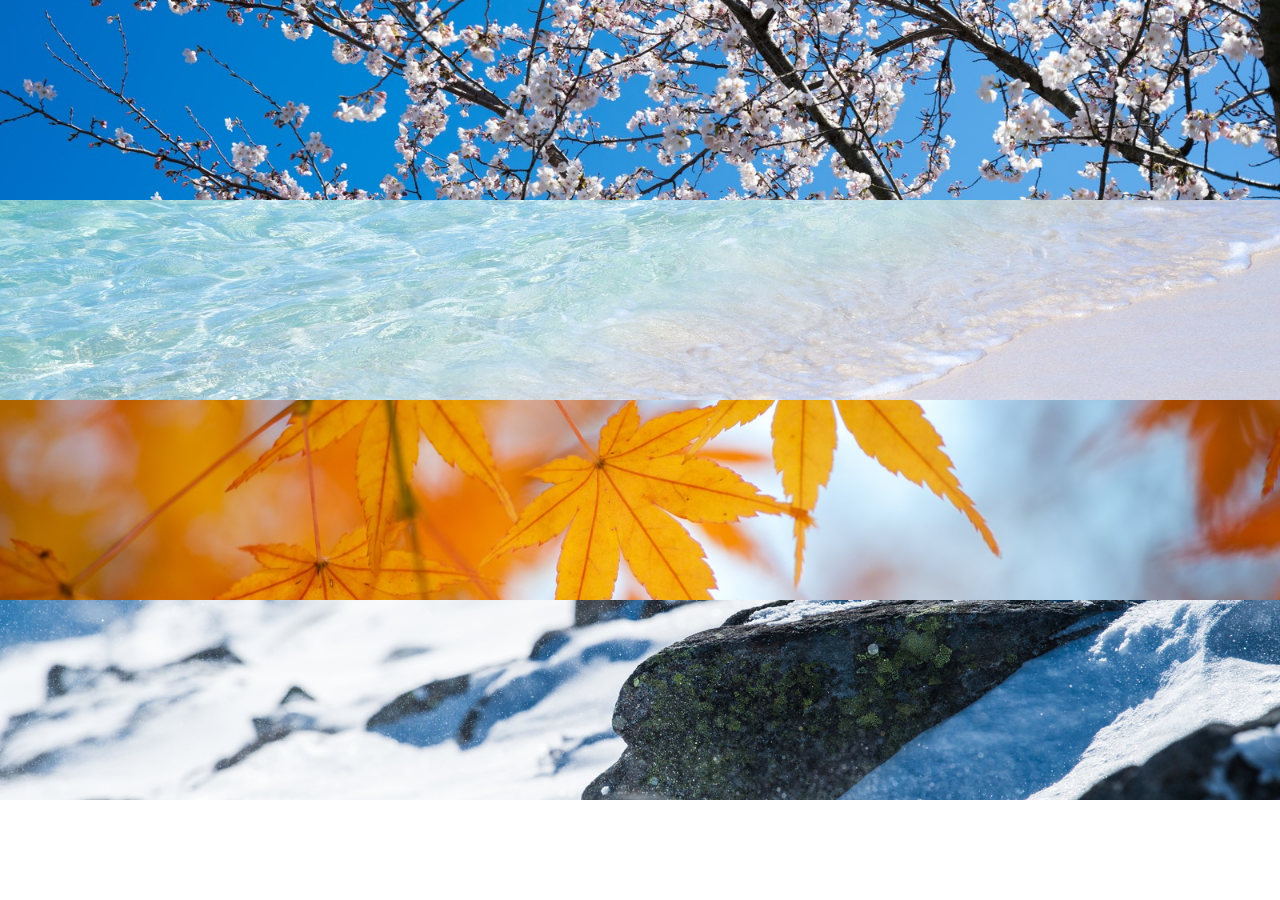
<file: chapter6/index.html>
<!DOCTYPE html>
<html>
<head>
  <meta charset="UTF-8">
  <link rel="stylesheet" href="style.css">
  <title>６章課題</title>
</head>
<body>
   <div class="box1"></div>
   <div class="box2"></div>
   <div class="box3"></div>
   <div class="box4"></div>
</body>
</html>
</file>
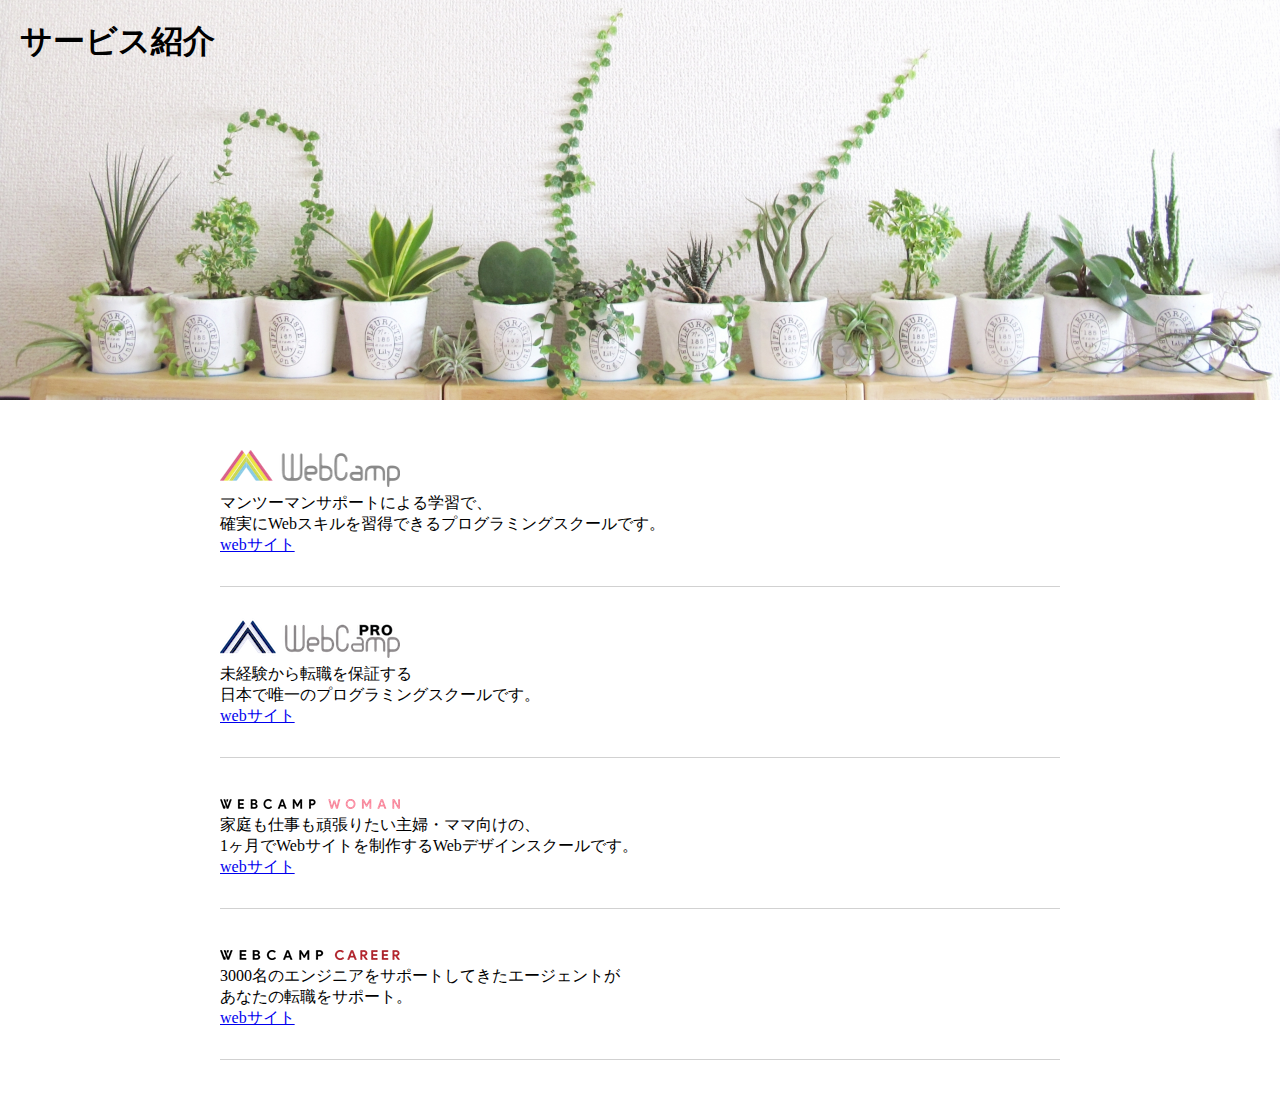
<file: chapter7/index.html>
<!DOCTYPE html>
<html>
<head>
  <meta charset="UTF-8">
  <link rel="stylesheet" href="style.css">
  <title>７章課題</title>
</head>
<body>
  <section class="main-visual">
    <h1 class="headline">サービス紹介</h1>
  </section>
  <main>
    <section class="service1">
      <h2><img src="img/wc-logo.png" alt="ロゴ"></h2>
      <p>マンツーマンサポートによる学習で、<br>
      確実にWebスキルを習得できるプログラミングスクールです。</p>
      <a href="https://web-camp.io/">webサイト</a>
    </section>

    <section class="service2">
      <h2><img src="img/wcp-logo.png" alt="ロゴ"></h2>
      <p>未経験から転職を保証する<br>
      日本で唯一のプログラミングスクールです。</p>
      <a href="http://web-camp.io/pro/">webサイト</a>
    </section>

    <section class="service3">
      <h2><img src="img/wcw-logo.png" alt="ロゴ"></h2>
      <p>家庭も仕事も頑張りたい主婦・ママ向けの、<br>
      1ヶ月でWebサイトを制作するWebデザインスクールです。</p>
      <a href="http://web-camp.io/woman/">webサイト</a>
    </section>

    <section class="service4">
      <h2><img src="img/wcc-logo.png" alt="ロゴ"></h2>
      <p>3000名のエンジニアをサポートしてきたエージェントが<br>
      あなたの転職をサポート。</p>
      <a href="http://web-camp.io/career/">webサイト</a>
    </section>
  </main>
</body>
</html>
</file>
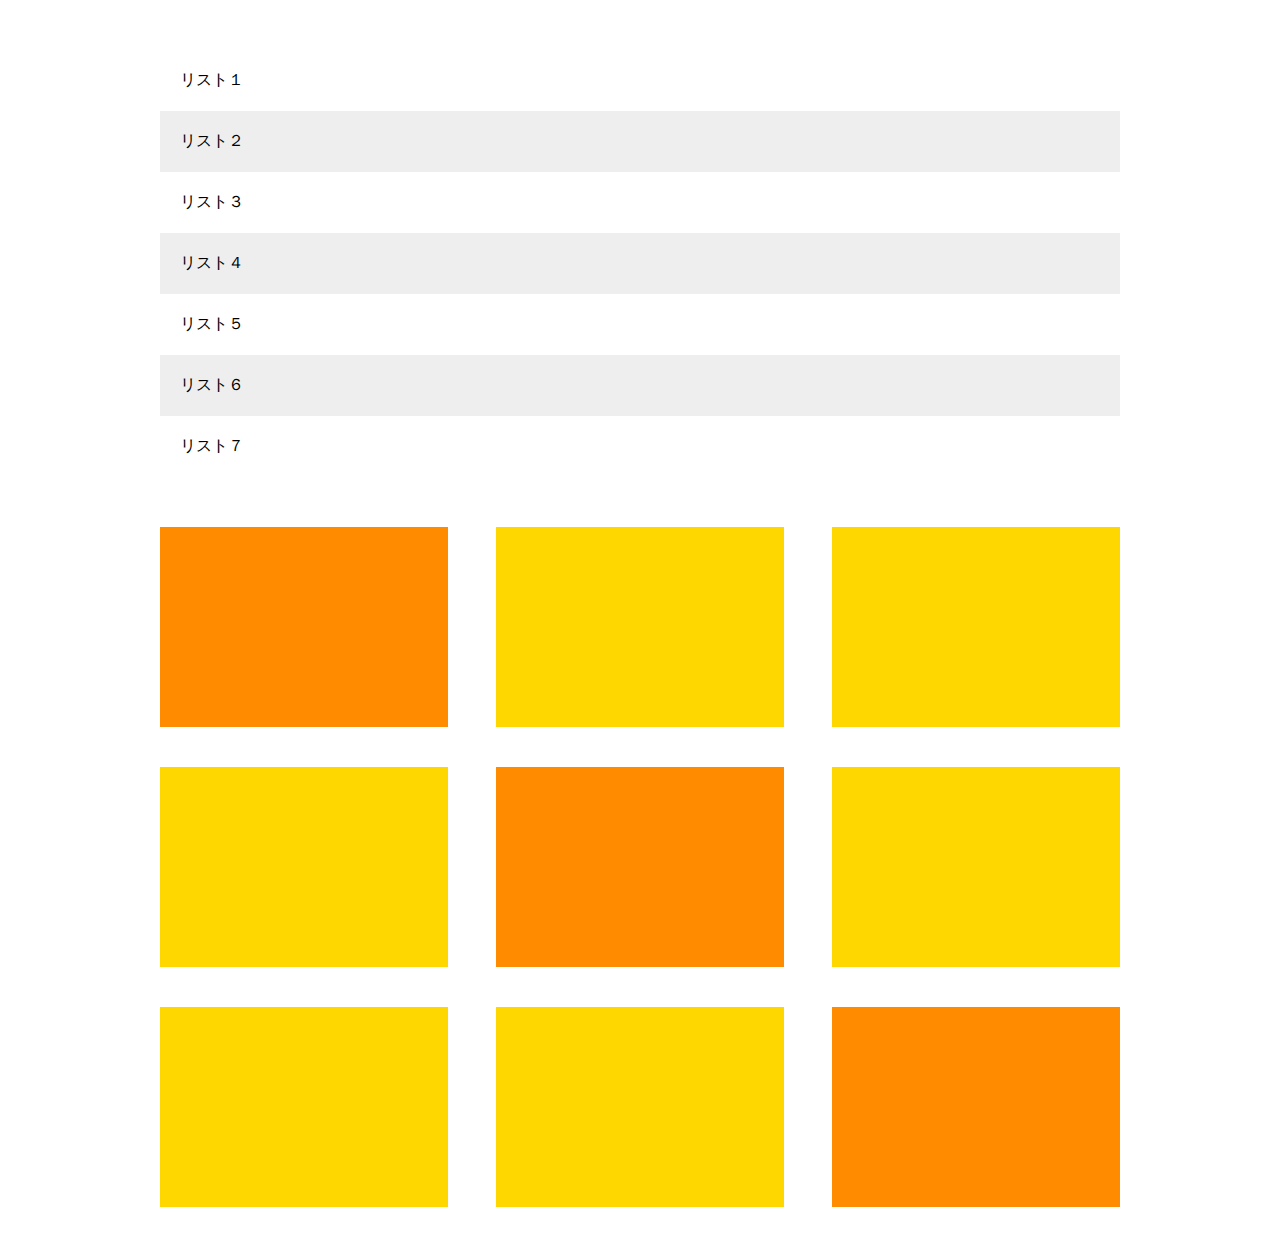
<file: chapter8/index.html>
<!DOCTYPE html>
<html>
<head>
  <meta charset="UTF-8">
  <link rel="stylesheet" href="style.css">
  <title>８章課題</title>
</head>
<body>
  <main>
    <ul class="list">
      <li class="list-item">リスト１</li>
      <li class="list-item">リスト２</li>
      <li class="list-item">リスト３</li>
      <li class="list-item">リスト４</li>
      <li class="list-item">リスト５</li>
      <li class="list-item">リスト６</li>
      <li class="list-item">リスト７</li>
    </ul>
    <div class="clearfix">
      <div class="box"></div>
      <div class="box"></div>
      <div class="box"></div>
      <div class="box"></div>
      <div class="box"></div>
      <div class="box"></div>
      <div class="box"></div>
      <div class="box"></div>
      <div class="box"></div>
    </div>
  </main>
</body>
</html>
</file>
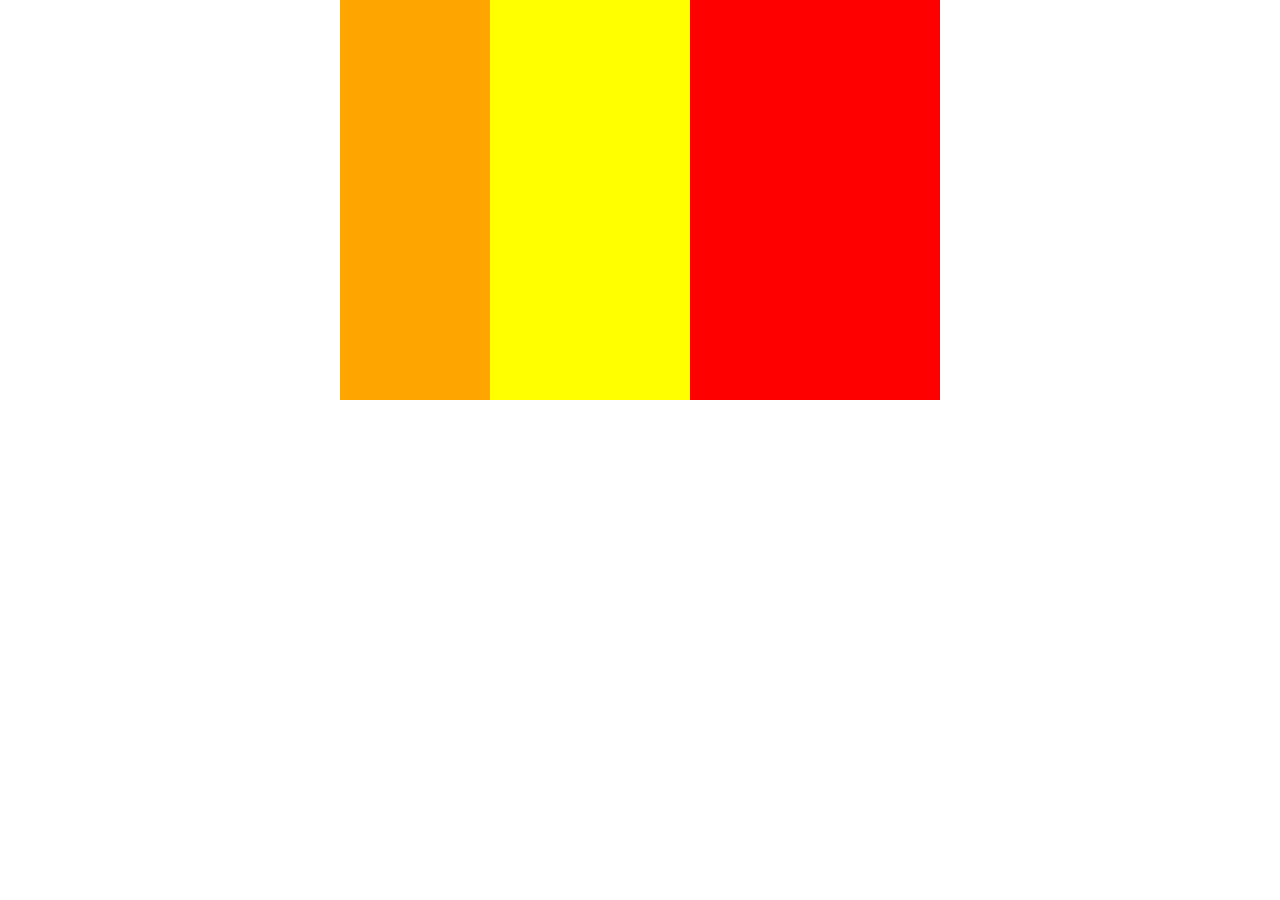
<file: chapter4/問題３/index.html>
<!DOCTYPE html>
<html>
<head>
  <meta charset=UTF-8>
  <link rel="stylesheet" href="style.css">
  <title>問題３</title>
</head>
<body>
  <div class="boxes clearfix">
    <div class="box1"></div>
    <div class="box2"></div>
  </div>
</body>
</html>
</file>
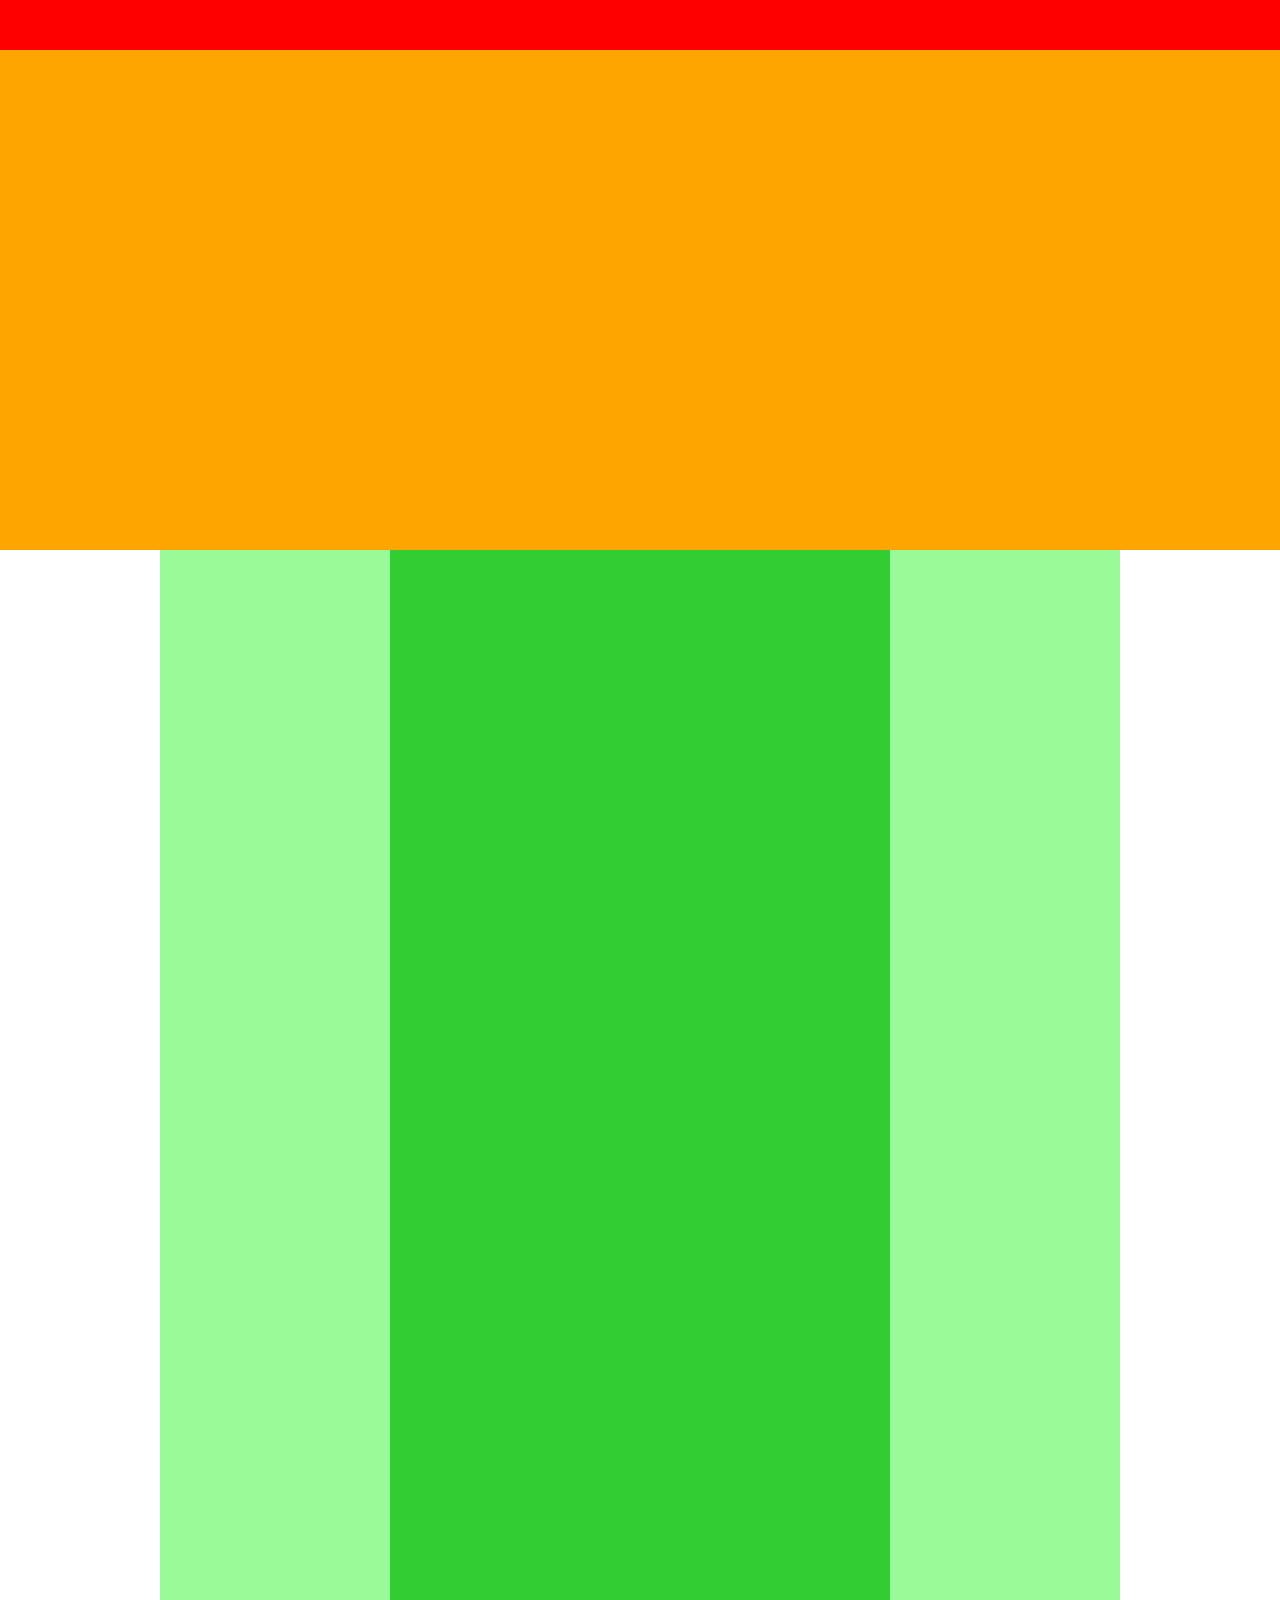
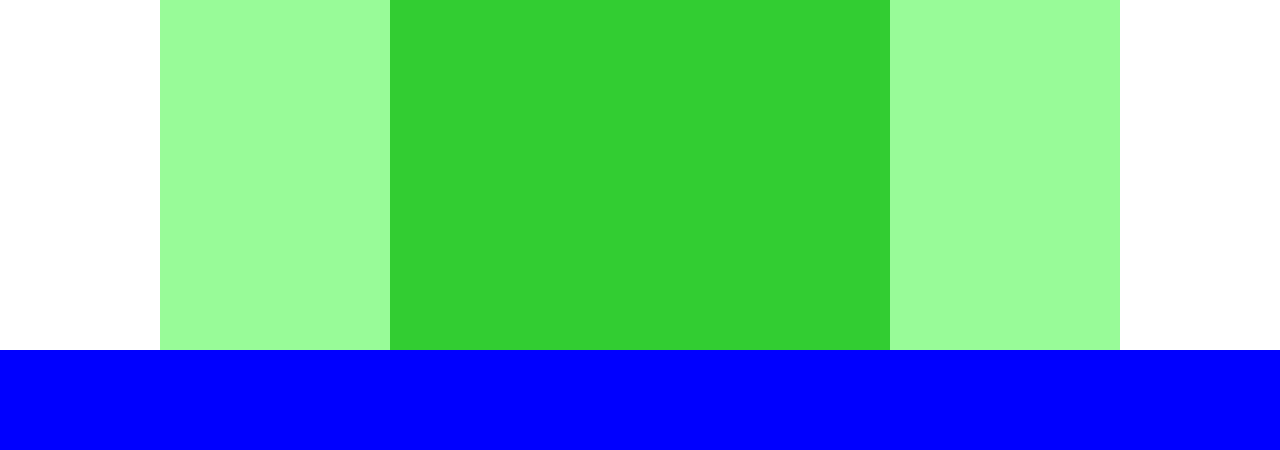
<file: chapter4/演習/index.html>
<!DOCTYPE html>
<html>
<head>
  <meta charset=UTF-8>
  <link rel="stylesheet" href="style.css">
  <title>４章演習</title>
</head>
<body>

  <div class="header"></div>

  <div class="main-visual"></div>

  <div class="main clearfix">
    <div class="main-left"></div>
    <div class="main-center"></div>
    <div class="main-right"></div>
  </div>

  <div class="footer"></div>

</body>
</html>
</file>
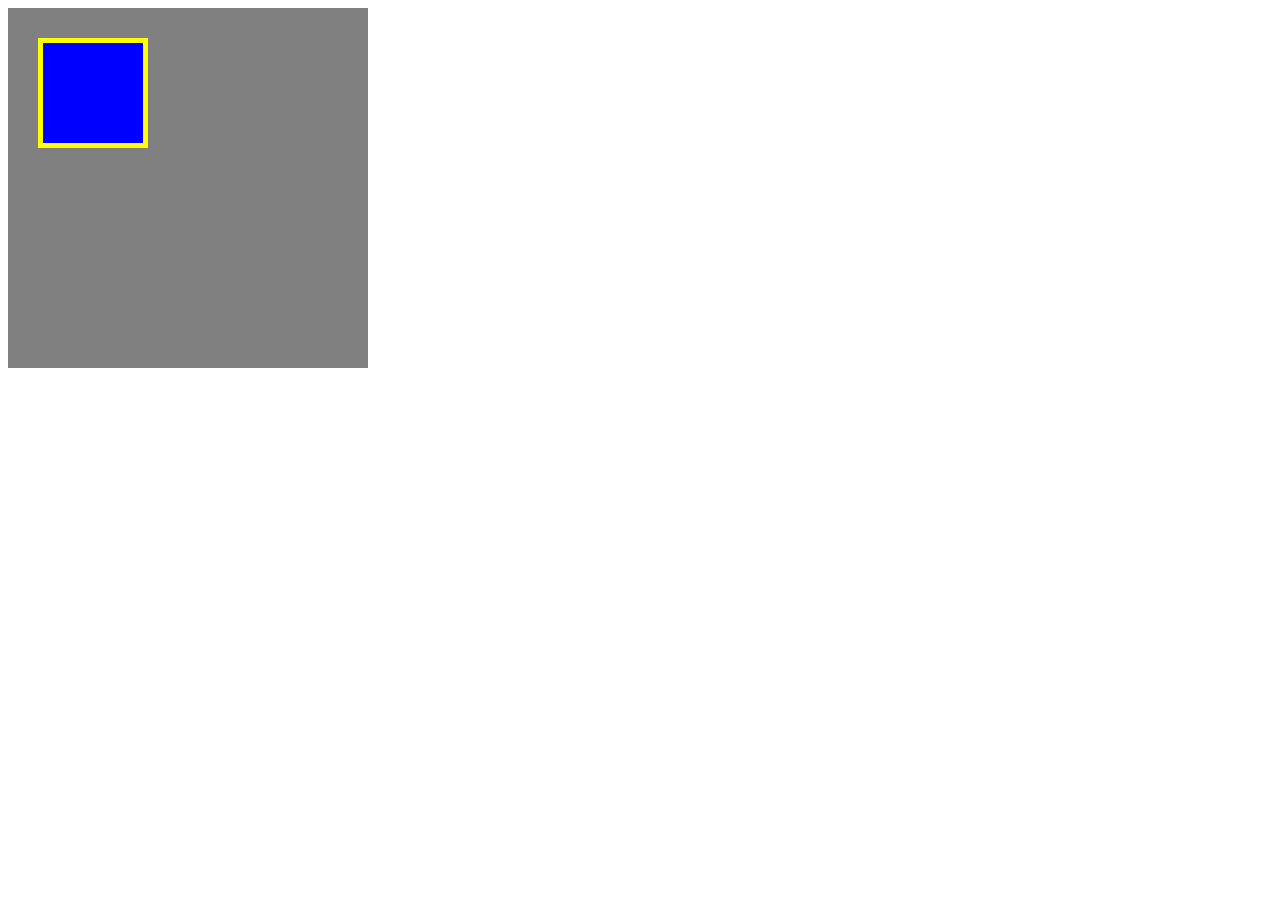
<file: chapter3/box.html>
<!DOCTYPE html>
<html>
<head>
  <meta charset="UTF-8">
  <!-- CSSファイルの読み込み -->
  <link rel="stylesheet" href="box.css">
  <title>BOX</title>
</head>
<body>
  <!-- box1用のdiv -->
  <div class="box1">
    <div class="box2"></div>
  </div>
</body>
</html>
</file>
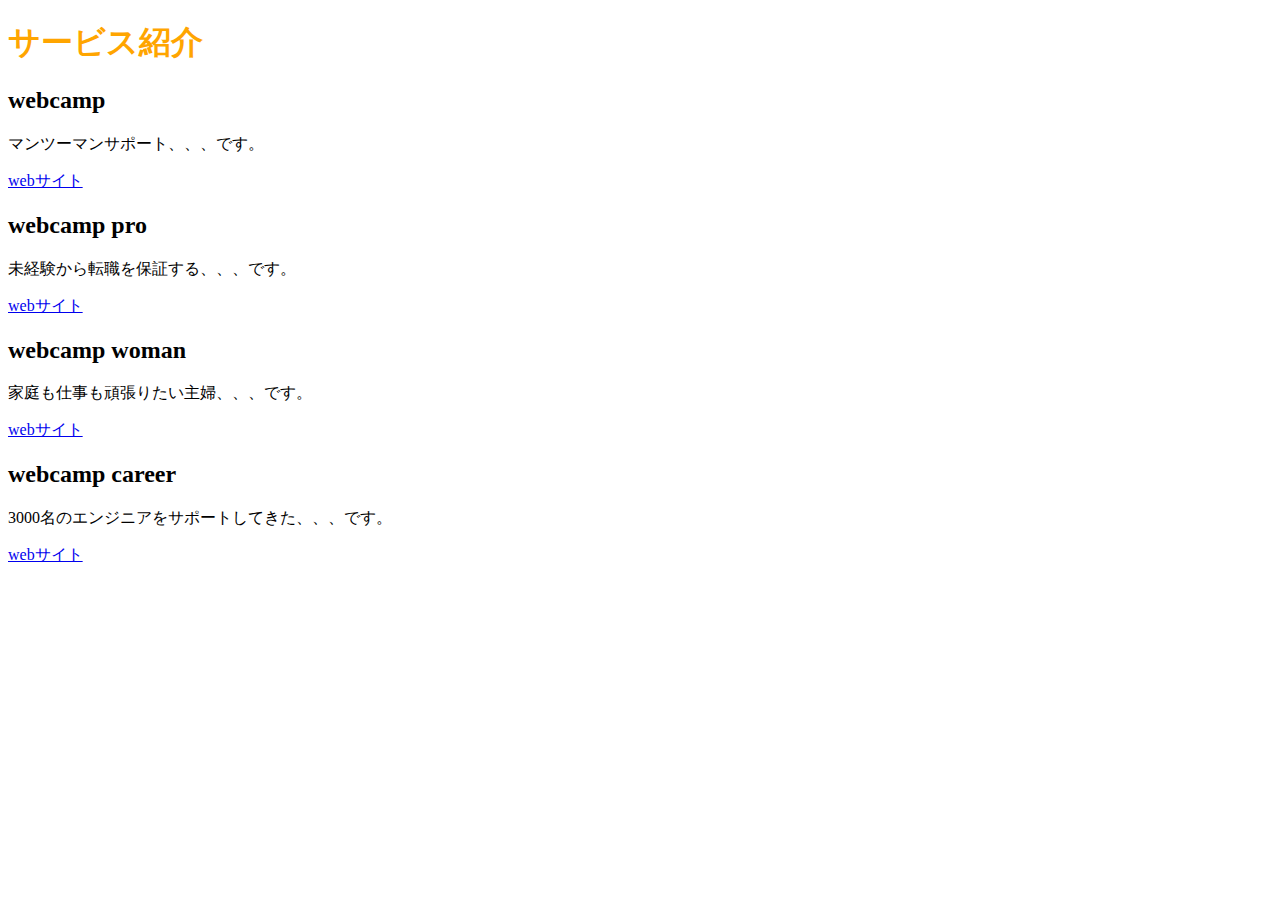
<file: chapter2/演習/ index.html>
<!DOCTYPE html>
<htmi>
<head>
    <meta charset="UTF-8">
    <title>復習演習２</title>
    <link rel="stylesheet" href="style.css">
</head>
<body>
  <h1 class="title">サービス紹介</h1>

    <h2 class="list">webcamp</h2>
      <p>マンツーマンサポート、、、です。</p>
        <a href="index.html">webサイト</a>

    <h2 class="list">webcamp pro</h2>
      <p>未経験から転職を保証する、、、です。</p>
        <a href="index.html">webサイト</a>

    <h2 class="list">webcamp woman </h2>
      <p>家庭も仕事も頑張りたい主婦、、、です。</p>
        <a href="index.html">webサイト</a>

    <h2 class="list">webcamp career</h2>
      <p>3000名のエンジニアをサポートしてきた、、、です。</p>
        <a href="index.html">webサイト</a>
</body>
</htmi>
</file>
<file: chapter6/style.css>
* {
  margin: 0;
  padding: 0;
  box-sizing: border-box;
}

.box1 {
  height: 200px;
  background-image: url(img/box1.jpg);
  background-size: cover;
  background-position: center;
}

.box2 {
  height: 200px;
  background-image: url(img/box2.jpg);
  background-size: cover;
  background-position: center;
}

.box3 {
  height: 200px;
  background-image: url(img/box3.jpg);
  background-size: cover;
  background-position: center;
}

.box4 {
  height: 200px;
  background-image: url(img/box4.jpg);
  background-size: cover;
  background-position: center;
}
</file>
<file: chapter7/style.css>
* {
  margin: 0;
  padding: 0;
  box-sizing: border-box;
}

.main-visual {
  width: 100%;
  height: 400px;
  background-size: cover;
  background-image: url(img/mv.jpg);
  background-position: bottom;
}

.headline {
  padding: 20px;
}

main {
  width: 840px;
  margin: 50px auto;
}

.service1{
  margin-bottom: 30px;
  border-bottom: 1px solid #d1d1d1;
  padding-bottom: 30px;
}

.service2{
  margin-bottom: 30px;
  border-bottom: 1px solid #d1d1d1;
  padding-bottom: 30px;
}

.service3{
  margin-bottom: 30px;
  border-bottom: 1px solid #d1d1d1;
  padding-bottom: 30px;
}

.service4{
  margin-bottom: 30px;
  border-bottom: 1px solid #d1d1d1;
  padding-bottom: 30px;
}
</file>
<file: chapter8/style.css>
* {
  margin: 0;
  padding: 0;
  box-sizing: border-box;
}

.clearfix::after {
  content: "";
  display: block;
  clear: both;
}

main {
  width: 960px;
  margin: 50px auto;
}

.list {
  margin-bottom: 50px;
}

.list-item {
  padding: 20px;
  list-style: none;
}

li:nth-child(2n) {
  background-color: #eee;
}

.box{
  background-color: #ffd700;
  width: 30%;
  height: 200px;
  float: left;
  margin-right: 5%;
  margin-bottom: 40px;
}

.box:first-child,
.box:last-child,
.box:nth-child(5){
  background-color: #ff8c00;
}

.box:nth-child(3n){
  margin-right: 0;
}

.box:nth-last-child(-n+3){
  margin-bottom: 0;
}
</file>
<file: chapter4/問題３/style.css>
* {
  margin: 0;
  padding: 0;
  box-sizing: border-box;
}

.clearfix::after {
  content: "";
  display: block;
  clear: both;
}

.boxes {
  width: 600px;
  background-color: yellow;
  margin: 0 auto;
}

.box1 {
  width: 150px;
  height: 400px;
  background-color: orange;
  float: left;
}

.box2 {
  width: 250px;
  height: 400px;
  background-color: red;
  float: right;
}
</file>
<file: chapter4/演習/style.css>
* {
  margin: 0;
  padding: 0;
  box-sizing: border-box;
}

.clearfix::after {
  content: "";
  display: block;
  clear: both;
}

.header {
  width: 100%;
  height: 50px;
  background-color: red;
}

.main-visual {
  width: 100%;
  height: 500px;
  background-color: orange;
}

.main {
  width: 960px;
  margin: 0 auto;
}

.main-left {
  width: 230px;
  height: 1400px;
  background-color: palegreen;
  float: left;
}

.main-center {
  width: 500px;
  height: 1400px;
  background-color: limegreen;
  float: left;
}

.main-right {
  width: 230px;
  height: 1400px;
  background-color: palegreen;
  float: left;
}

.footer {
  width: 100%;
  height: 100px;
  background-color: blue;
}
</file>
<file: chapter3/box.css>
.box1 {
  width: 300px;
  height: 300px;
  background-color: grey;
  padding: 30px;
}

.box2 {
  width: 100px;
  height: 100px;
  background-color: blue;
  border: 5px solid yellow;
}
</file>
<file: chapter2/演習/style.css>
.title {
  color: orange;
}
</file>
